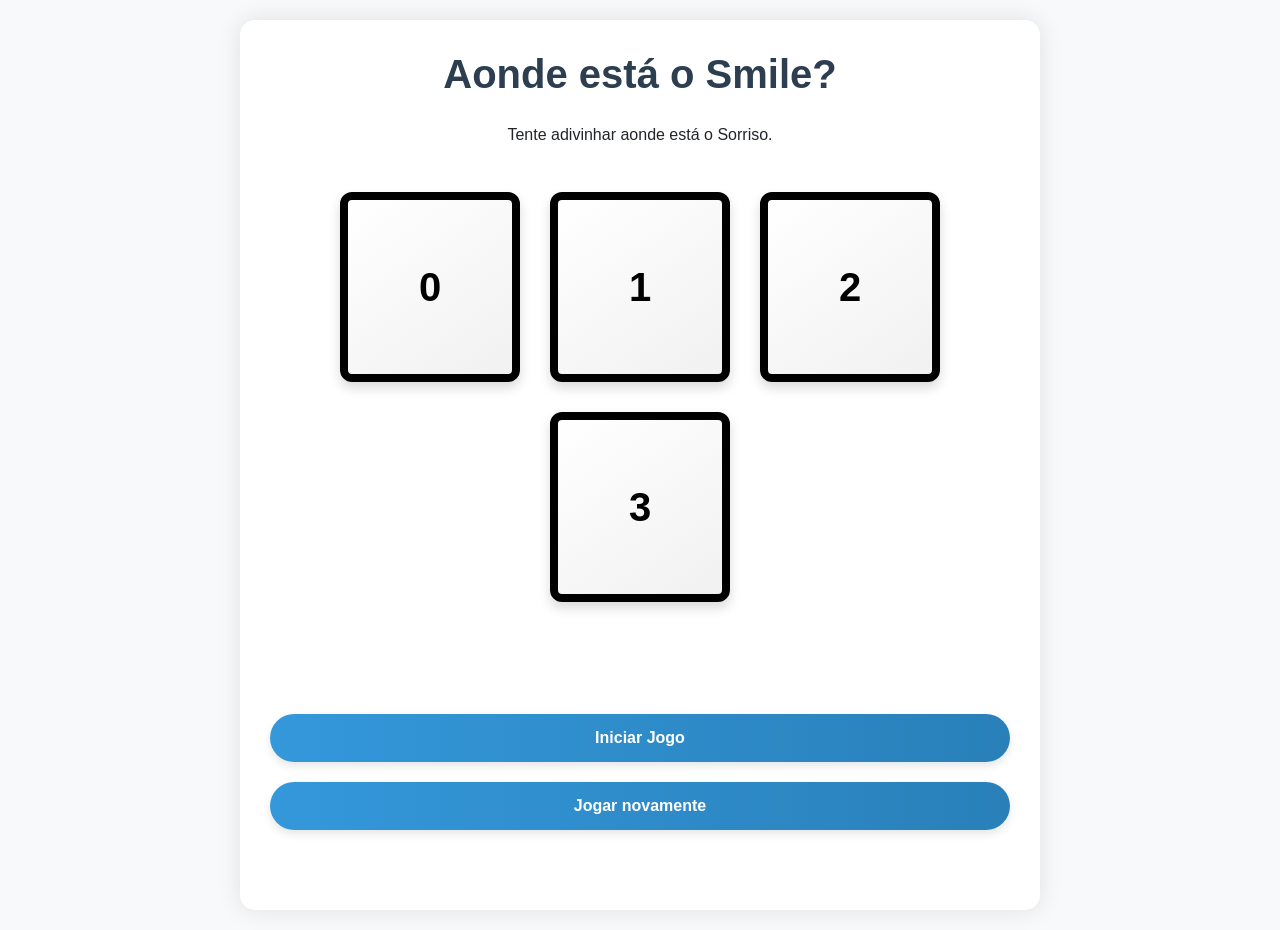
<file: index.html>
<!DOCTYPE html>
<html lang="pt-BR">
<head>
  <meta charset="utf-8">
  <meta name="viewport" content="width=device-width, initial-scale=1">
  <title>Aonde está o Smile?</title>
  <link href="https://cdn.jsdelivr.net/npm/bootstrap@5.3.3/dist/css/bootstrap.min.css" rel="stylesheet">
  <link rel="stylesheet" href="./css/estilo.css">
</head>
<body>
  <div id="principal" class="container-fluid">
    <h1>Aonde está o Smile?</h1>
    <p>Tente adivinhar aonde está o Sorriso.</p>

    <div id="linha1" class="row justify-content-center">
      <div id="0" class="card inicial" onclick="verifica(this)">0</div>
      <div id="1" class="card inicial" onclick="verifica(this)">1</div>
      <div id="2" class="card inicial" onclick="verifica(this)">2</div>
      <div id="3" class="card inicial" onclick="verifica(this)">3</div>
    </div>

    <div class="row justify-content-center" id="div1">
      <p id="resposta"></p>
      <button id="iniciar">Iniciar Jogo</button>
      <button id="joganovamente" class="visivel">Jogar novamente</button>
      <button id="reiniciar" class="invisivel">Reiniciar</button>
    </div>
  </div>

  <script src="./js/jogo.js"></script>
</body>
</html>
</file>
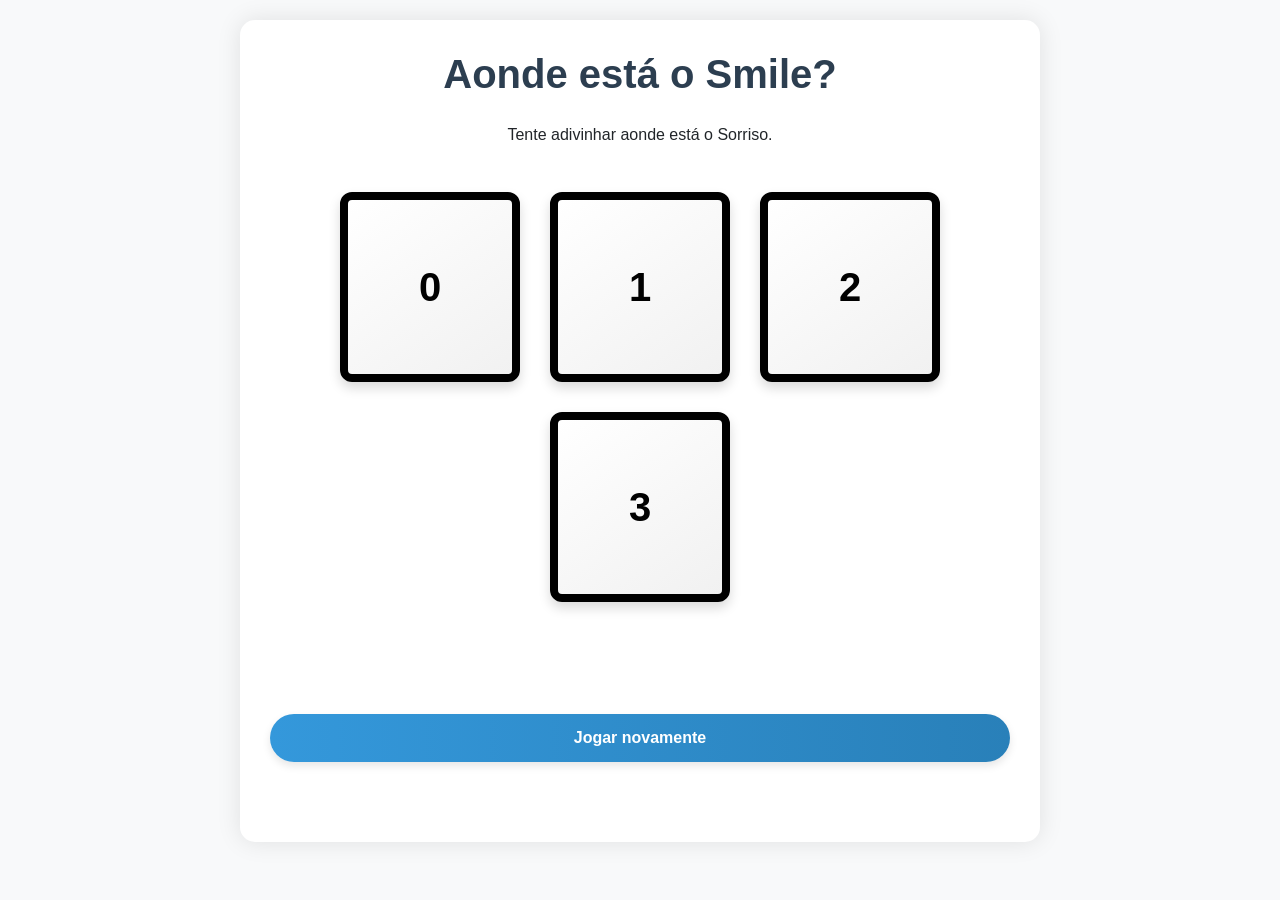
<file: jogo.html>
<!DOCTYPE html>
<html lang="pt-BR">
<head>
  <meta charset="utf-8">
  <meta name="viewport" content="width=device-width, initial-scale=1">
  <title>Aonde está o Smile?</title>
  <link href="https://cdn.jsdelivr.net/npm/bootstrap@5.3.3/dist/css/bootstrap.min.css" rel="stylesheet">
  <link rel="stylesheet" href="./css/estilo.css">
</head>
<body>
  <div id="principal" class="container-fluid">
    <h1>Aonde está o Smile?</h1>
    <p>Tente adivinhar aonde está o Sorriso.</p>

    <div id="linha1" class="row justify-content-center">
      <div id="0" class="card inicial" onclick="verifica(this)">0</div>
      <div id="1" class="card inicial" onclick="verifica(this)">1</div>
      <div id="2" class="card inicial" onclick="verifica(this)">2</div>
      <div id="3" class="card inicial" onclick="verifica(this)">3</div>
    </div>

    <div class="row justify-content-center" id="div1">
      <p id="resposta"></p>
      <button id="joganovamente" class="visivel">Jogar novamente</button>
      <button id="reiniciar" class="invisivel">Reiniciar</button>
    </div>
  </div>

  <script src="./js/jogo.js"></script>
</body>
</html>
</file>
<file: css/estilo.css>
body {
  font-family: 'Segoe UI', Tahoma, Geneva, Verdana, sans-serif;
  background-color: #f8f9fa;
  text-align: center;
  padding: 20px;
}

#principal {
  max-width: 800px;
  margin: 0 auto;
  background-color: white;
  padding: 30px;
  border-radius: 15px;
  box-shadow: 0 0 25px rgba(0, 0, 0, 0.1);
}

h1 {
  color: #2c3e50;
  margin-bottom: 25px;
  font-weight: 700;
}

.invisivel {
  display: none !important;
}

.visivel {
  display: inline-block;
}

.card {
  width: 180px;
  height: 190px;
  margin: 15px;
  border-radius: 12px;
  display: inline-flex;
  justify-content: center;
  align-items: center;
  font-size: 28px;
  font-weight: bold;
  cursor: pointer;
  transition: all 0.3s ease;
  box-shadow: 0 6px 12px rgba(0, 0, 0, 0.15);
  position: relative;
  overflow: hidden;
  background: white;
  border: 8px solid;
}

.inicial {
  background: linear-gradient(145deg, #ffffff, #f1f1f1);
  border-color: #000000;
  color: #000000;
  font-size: 40px;
}

.acertou {
  background: linear-gradient(145deg, #2ecc71, #27ae60);
  border-color: #27ae60;
  color: white;
}

.errou {
  background: linear-gradient(145deg, #e74c3c, #c0392b);
  border-color: #c0392b;
  color: white;
}

.card img {
  width: 90px;
  height: 90px;
  object-fit: contain;
}

.card:hover {
  transform: translateY(-8px) scale(1.03);
  box-shadow: 0 12px 20px rgba(0, 0, 0, 0.2);
}

button {
  padding: 12px 25px;
  margin: 20px 10px;
  border: none;
  border-radius: 50px;
  background: linear-gradient(to right, #3498db, #2980b9);
  color: white;
  cursor: pointer;
  transition: all 0.3s;
  font-size: 16px;
  font-weight: 600;
  box-shadow: 0 4px 8px rgba(0, 0, 0, 0.1);
}

button:hover {
  transform: translateY(-3px);
  box-shadow: 0 8px 15px rgba(0, 0, 0, 0.2);
}

#resposta {
  font-size: 18px;
  margin: 20px 0;
  min-height: 27px;
  color: #2c3e50;
  font-weight: 600;
}

.row {
  margin: 30px 0;
}
</file>
